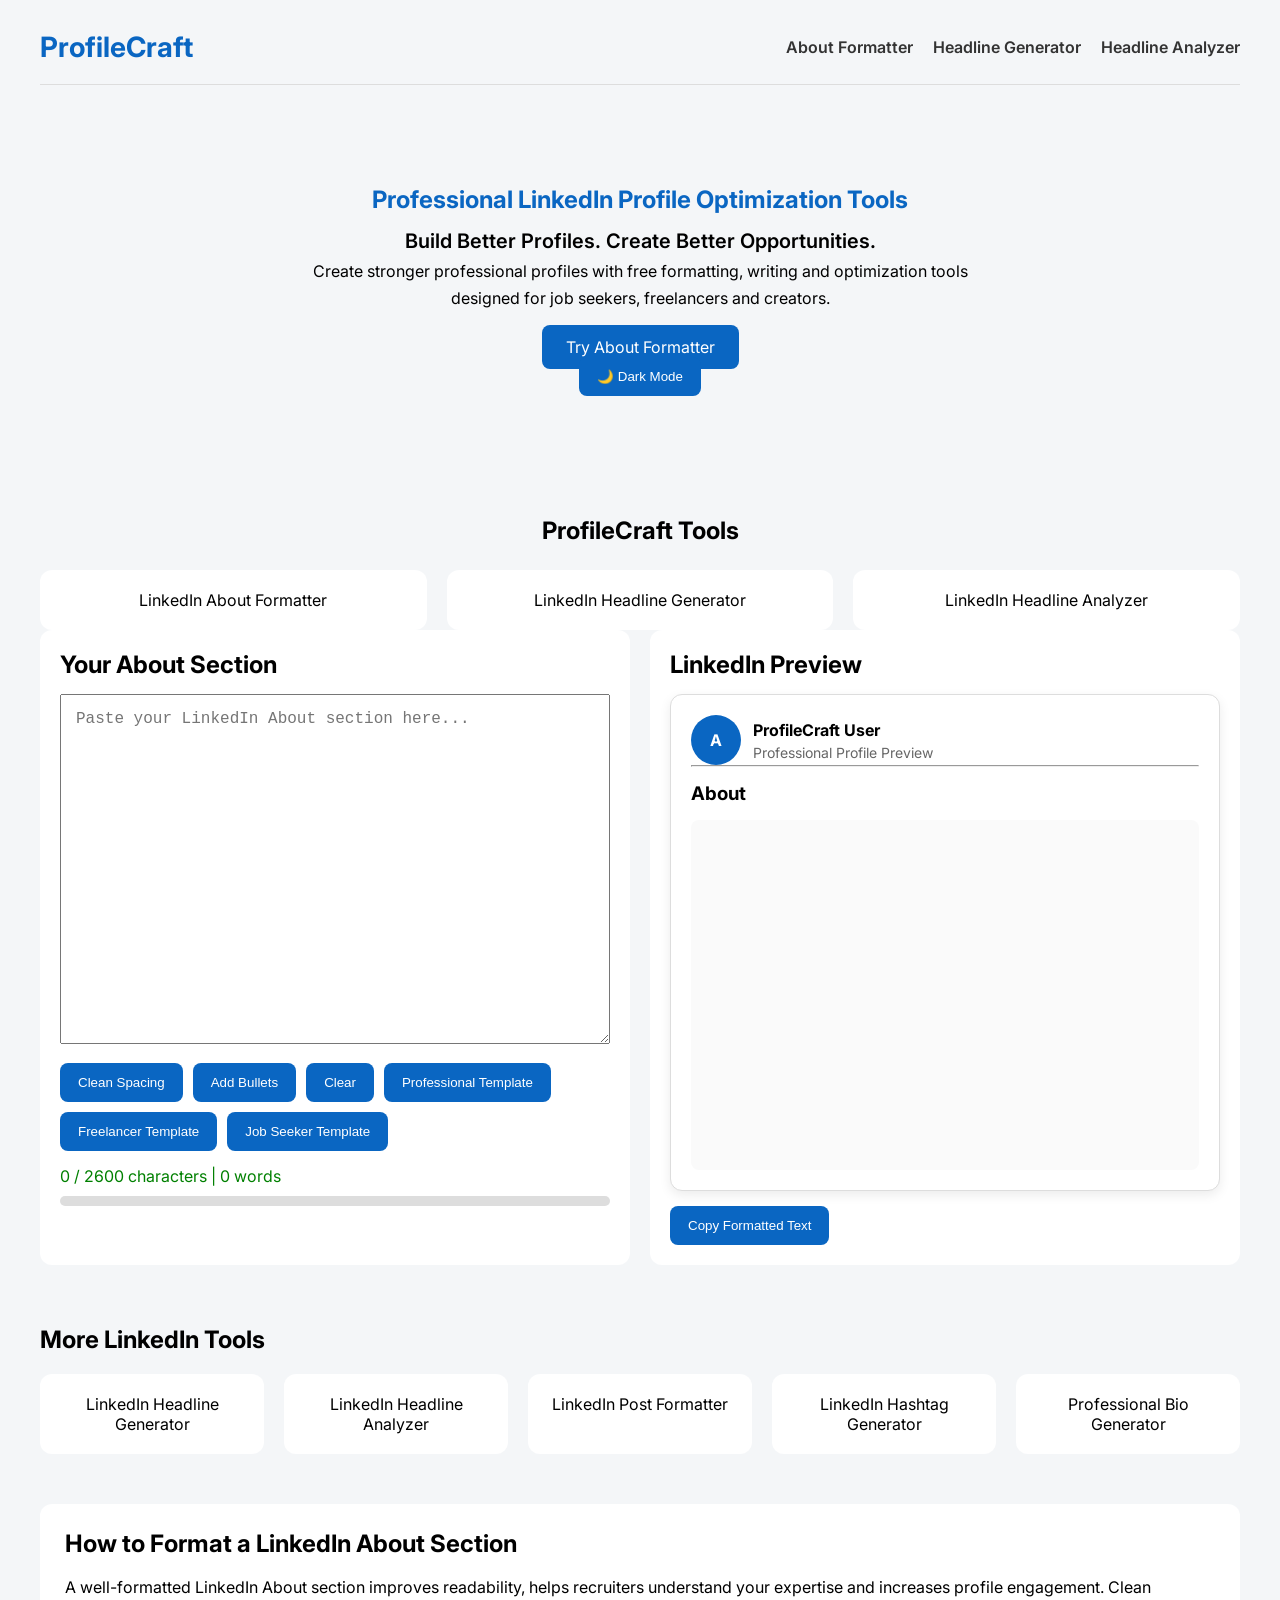
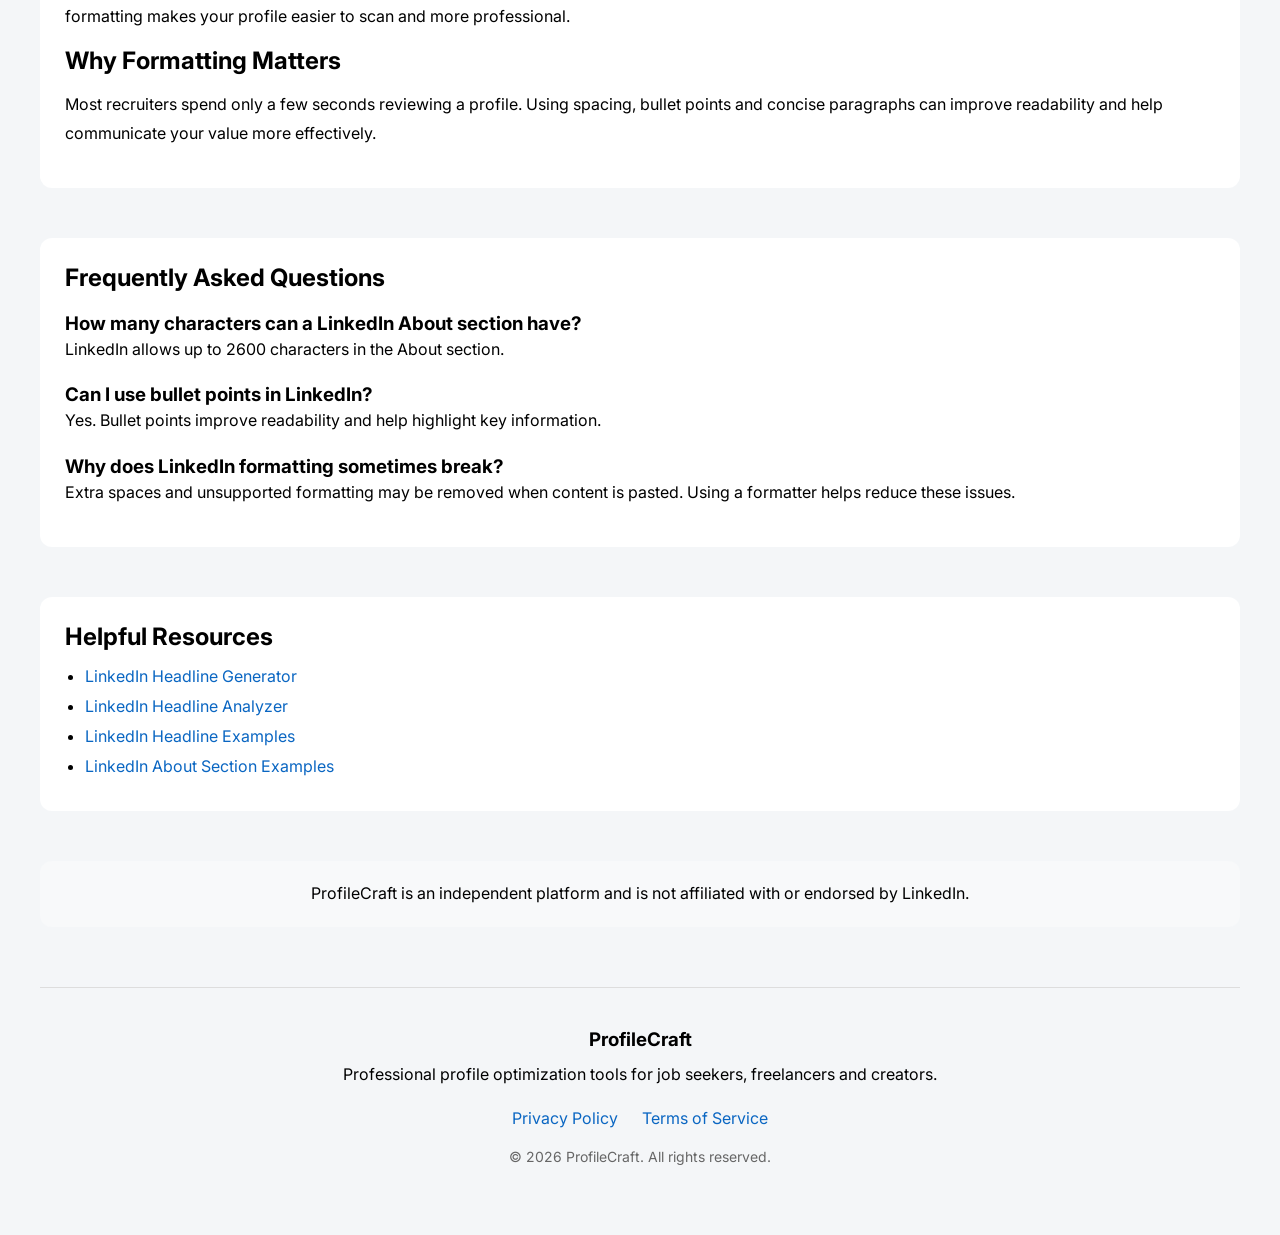
<file: index.html>
<!DOCTYPE html>
<html lang="en">

<head>

<meta charset="UTF-8">
<meta name="viewport" content="width=device-width, initial-scale=1.0">

<title>
ProfileCraft | Free LinkedIn About Section Formatter
</title>

<meta
name="description"
content="Format your LinkedIn About section with clean spacing, bullet points, templates and live preview. Free LinkedIn profile optimization tool."
>

<meta
name="keywords"
content="linkedin about formatter, linkedin summary formatter, linkedin profile optimization, linkedin about section tool"
>

<meta name="robots" content="index,follow">

<link
rel="canonical"
href="https://linkedin-tools-suite.avikyou4.workers.dev/"
>

<link
rel="icon"
href="favicon.svg"
>

<link
rel="preconnect"
href="https://fonts.googleapis.com"
>

<link
rel="preconnect"
href="https://fonts.gstatic.com"
crossorigin
>

<link
href="https://fonts.googleapis.com/css2?family=Inter:wght@400;500;600;700&display=swap"
rel="stylesheet"
>

<link rel="stylesheet" href="style.css">

<meta property="og:type" content="website">

<meta
property="og:title"
content="ProfileCraft | LinkedIn About Formatter"
>

<meta
property="og:description"
content="Format and optimize your LinkedIn About section with live preview."
>

<meta
property="og:image"
content="https://linkedin-tools-suite.avikyou4.workers.dev/og-image.png"
>

<meta
property="og:url"
content="https://linkedin-tools-suite.avikyou4.workers.dev/"
>

</head>

<body>

<div class="container">

<header class="site-header">

<a href="index.html" class="logo">
ProfileCraft
</a>

<nav>

<a href="index.html">
About Formatter
</a>

<a href="headline-generator.html">
Headline Generator
</a>

<a href="headline-analyzer.html">
Headline Analyzer
</a>

</nav>

</header>

<section class="hero">

<h1>
Professional LinkedIn Profile Optimization Tools
</h1>

<p class="tagline">
Build Better Profiles. Create Better Opportunities.
</p>

<p>
Create stronger professional profiles with free formatting,
writing and optimization tools designed for job seekers,
freelancers and creators.
</p>

<div class="hero-buttons">

<a href="#aboutFormatter">
Try About Formatter
</a>

</div>

<button id="themeToggle">
🌙 Dark Mode
</button>

</section>

<section class="tool-hub">

<h2>
ProfileCraft Tools
</h2>

<div class="tool-grid">

<a
href="index.html"
class="tool-card"
>
LinkedIn About Formatter
</a>

<a
href="headline-generator.html"
class="tool-card"
>
LinkedIn Headline Generator
</a>

<a
href="headline-analyzer.html"
class="tool-card"
>
LinkedIn Headline Analyzer
</a>

</div>

</section>

<section
class="tool-section"
id="aboutFormatter"
>

<div class="input-box">

<h2>
Your About Section
</h2>

<textarea
id="inputText"
placeholder="Paste your LinkedIn About section here..."
></textarea>

<div class="buttons">

<button id="cleanBtn">
Clean Spacing
</button>

<button id="bulletBtn">
Add Bullets
</button>

<button id="clearBtn">
Clear
</button>

<button id="professionalTemplate">
Professional Template
</button>

<button id="freelancerTemplate">
Freelancer Template
</button>

<button id="jobSeekerTemplate">
Job Seeker Template
</button>

</div>

<div id="characterCount"></div>

<div class="progress-bar">
<div id="progressFill"></div>
</div>

</div>

<div class="preview-box">

<h2>
LinkedIn Preview
</h2>

<div class="linkedin-card">

<div class="linkedin-header">

<div class="avatar">
A
</div>

<div>

<strong>
ProfileCraft User
</strong>

<p>
Professional Profile Preview
</p>

</div>

</div>

<hr>

<h3>
About
</h3>

<div id="previewContent">
Your formatted content will appear here.
</div>

</div>

<button id="copyBtn">
Copy Formatted Text
</button>

</div>

</section>

<section class="future-tools">

<h2>
More LinkedIn Tools
</h2>

<div class="tool-grid">

<a
href="headline-generator.html"
class="tool-card"
>
LinkedIn Headline Generator
</a>

<a
href="headline-analyzer.html"
class="tool-card"
>
LinkedIn Headline Analyzer
</a>

<div class="tool-card">
LinkedIn Post Formatter
</div>

<div class="tool-card">
LinkedIn Hashtag Generator
</div>

<div class="tool-card">
Professional Bio Generator
</div>

</div>

</section>

<section class="seo-content">

<h2>
How to Format a LinkedIn About Section
</h2>

<p>
A well-formatted LinkedIn About section improves readability,
helps recruiters understand your expertise and increases profile engagement.
Clean formatting makes your profile easier to scan and more professional.
</p>

<h2>
Why Formatting Matters
</h2>

<p>
Most recruiters spend only a few seconds reviewing a profile.
Using spacing, bullet points and concise paragraphs can improve readability
and help communicate your value more effectively.
</p>

</section>

<section class="faq-section">

<h2>
Frequently Asked Questions
</h2>

<h3>
How many characters can a LinkedIn About section have?
</h3>

<p>
LinkedIn allows up to 2600 characters in the About section.
</p>

<h3>
Can I use bullet points in LinkedIn?
</h3>

<p>
Yes. Bullet points improve readability and help highlight key information.
</p>

<h3>
Why does LinkedIn formatting sometimes break?
</h3>

<p>
Extra spaces and unsupported formatting may be removed when content is pasted.
Using a formatter helps reduce these issues.
</p>

</section>

<section class="related-links">

<h2>
Helpful Resources
</h2>

<ul>

<li>
<a href="headline-generator.html">
LinkedIn Headline Generator
</a>
</li>

<li>
<a href="headline-analyzer.html">
LinkedIn Headline Analyzer
</a>
</li>

<li>
<a href="linkedin-headline-examples.html">
LinkedIn Headline Examples
</a>
</li>

<li>
<a href="linkedin-about-section-examples.html">
LinkedIn About Section Examples
</a>
</li>

</ul>

</section>

<section class="disclaimer">

<p>
ProfileCraft is an independent platform and is not affiliated
with or endorsed by LinkedIn.
</p>

</section>

<footer>

<div class="footer-brand">

<h3>
ProfileCraft
</h3>

<p>
Professional profile optimization tools for job seekers,
freelancers and creators.
</p>

</div>

<div class="footer-links">

<a href="privacy.html">
Privacy Policy
</a>

<a href="terms.html">
Terms of Service
</a>

</div>

<p class="copyright">
© 2026 ProfileCraft. All rights reserved.
</p>

</footer>

</div>

<script src="script.js"></script>

<script type="application/ld+json">
{
  "@context":"https://schema.org",
  "@type":"Organization",
  "name":"ProfileCraft",
  "url":"https://linkedin-tools-suite.avikyou4.workers.dev/"
}
</script>

<script type="application/ld+json">
{
  "@context":"https://schema.org",
  "@type":"FAQPage",
  "mainEntity":[
    {
      "@type":"Question",
      "name":"How many characters can a LinkedIn About section have?",
      "acceptedAnswer":{
        "@type":"Answer",
        "text":"LinkedIn allows up to 2600 characters in the About section."
      }
    },
    {
      "@type":"Question",
      "name":"Can I use bullet points in LinkedIn?",
      "acceptedAnswer":{
        "@type":"Answer",
        "text":"Yes. Bullet points improve readability and organization."
      }
    }
  ]
}
</script>

</body>
</html>
</file>
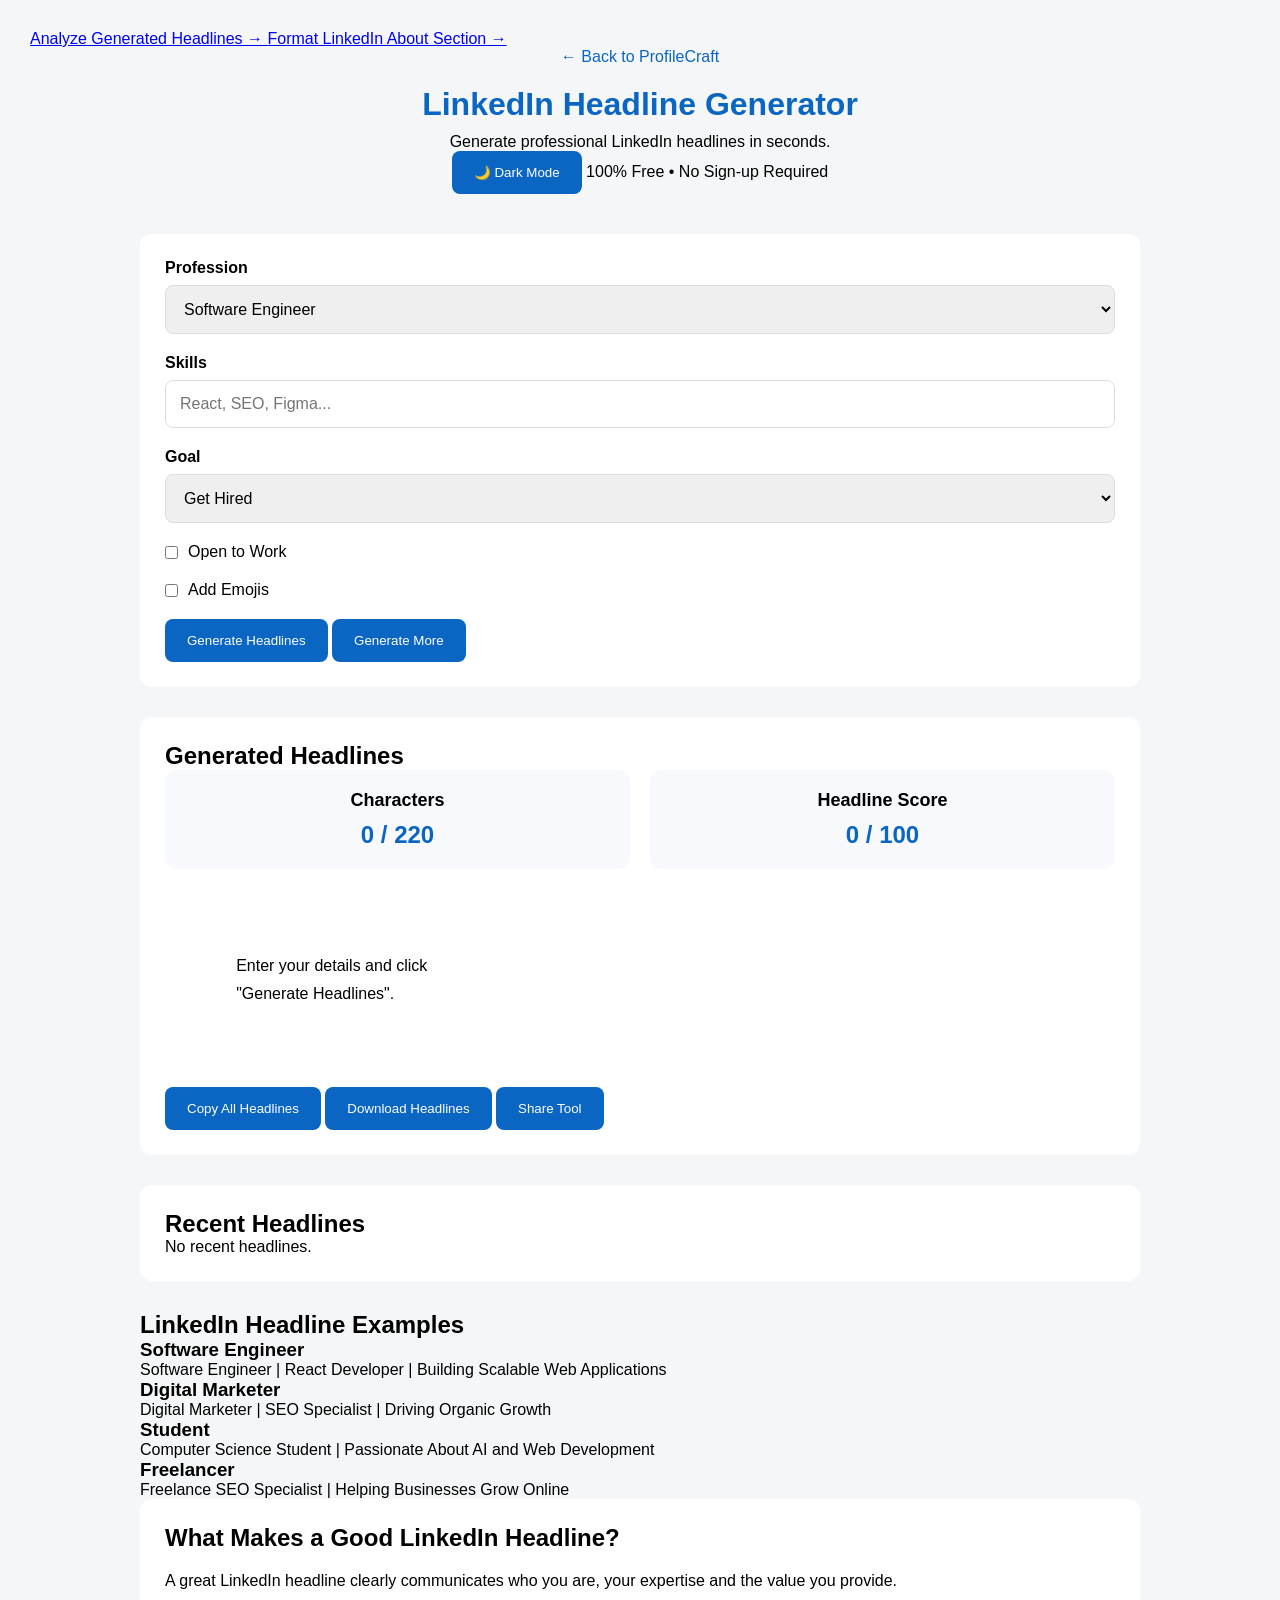
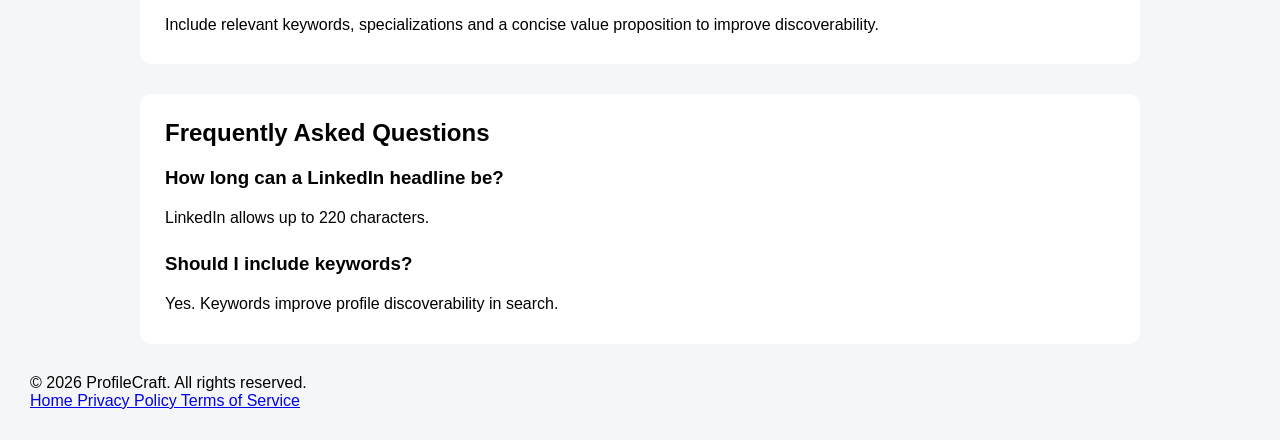
<file: headline-generator.html>
<!DOCTYPE html>
<html lang="en">
<head>
    <meta charset="UTF-8">
    <meta name="viewport" content="width=device-width, initial-scale=1.0">

    <title>LinkedIn Headline Generator | ProfileCraft</title>

    <meta
        name="description"
        content="Generate professional LinkedIn headlines instantly for job seekers, freelancers, students and professionals."
    >

    <link rel="stylesheet" href="headline-generator.css">
    <link rel="icon" href="favicon.svg">

    <meta
        name="robots"
        content="index,follow"
    >

    <meta
        property="og:title"
        content="LinkedIn Headline Generator | ProfileCraft"
    >

    <meta
        property="og:description"
        content="Generate professional LinkedIn headlines instantly."
    >

    <meta
        property="og:type"
        content="website"
    >

    <meta
        property="og:url"
        content="https://profilecut.avikyou4.workers.dev/headline-generator.html"
    >

    <link
        rel="canonical"
        href="https://profilecut.avikyou4.workers.dev/headline-generator.html"
    >

    <div class="tool-navigation">

        <a href="headline-analyzer.html">
            Analyze Generated Headlines →
        </a>

        <a href="index.html">
            Format LinkedIn About Section →
        </a>

    </div>
    
</head>

<body>

    <div class="container">

        <header>

            <a href="index.html" class="back-link">
                ← Back to ProfileCraft
            </a>

            <h1>LinkedIn Headline Generator</h1>

            <p>
                Generate professional LinkedIn headlines in seconds.
            </p>

            <button
                type="button"
                id="themeToggle"
            >     
                🌙 Dark Mode
            </button>

            <span class="free-badge">
                100% Free • No Sign-up Required
            </span>

        </header>

        <section class="generator-card">

            <div class="field">

                <label for="profession">Profession</label>

                <select
                    id="profession"
                    name="profession"
                    aria-label="Profession"
                >

                    <option>Software Engineer</option>
                    <option>Digital Marketer</option>
                    <option>Designer</option>
                    <option>Student</option>
                    <option>Fresher</option>
                    <option>Freelancer</option>
                    <option>Business Owner</option>
                    <option>Content Creator</option>
                    <option>HR Professional</option>
                    <option>Sales Professional</option>

                </select>

            </div>

            <div class="field">

            <label for="skills">
                Skills
            </label>

            <input
                type="text"
                id="skills"
                placeholder="React, SEO, Figma...">

            </div>

            <div class="field">

                <label for="goal">Goal</label>

                <select
                    id="goal"
                    name="goal"
                    aria-label="Goal"
                >

                    <option>Get Hired</option>
                    <option>Find Clients</option>
                    <option>Build Personal Brand</option>
                    <option>Networking</option>

                </select>

            </div>

            <div class="checkbox-group">

                <label>
                    <input
                        type="checkbox"
                        id="openToWork"
                        name="openToWork"
                    >
                    Open to Work
                </label>

            </div>

            <div class="checkbox-group">

                <label>
                    <input
                        type="checkbox"
                        id="emojiMode"
                        name="emojiMode"
                    >
                    Add Emojis
                </label>

            </div>

            <button
                type="button"
                id="generateBtn"
            >
                Generate Headlines
            </button>

            <button
                type="button"
                id="moreBtn"
            >    
                Generate More
            </button>

        </section>

        <section class="results-card">

            <h2>Generated Headlines</h2>

            <div id="headlineStats">

                <div class="stat-box">
                    <h3>Characters</h3>
                    <p id="characterCount">
                    0 / 220
                    </p>
                </div>

                <div class="stat-box">
                    <h3>Headline Score</h3>
                    <p id="headlineScore">
                    0 / 100
                    </p>
                </div>

            </div>

            <div id="results">

                Enter your details and click
                "Generate Headlines".

            </div>

            <button
                type="button"
                id="copyBtn"
            >     
                Copy All Headlines
            </button>

            <button
                type="button"
                id="downloadBtn"
            >     
                Download Headlines
            </button>

            <button
                type="button"
                id="shareBtn"
            >     
                Share Tool
            </button>

        </section>

        <section class="history-card">

            <h2>Recent Headlines</h2>

            <div id="historyList">
                No recent headlines.
            </div>

        </section>

        <section class="examples">

            <h2>
            LinkedIn Headline Examples
            </h2>

            <h3>
            Software Engineer
            </h3>

            <p>
            Software Engineer |
            React Developer |
            Building Scalable Web Applications
            </p>

            <h3>
            Digital Marketer
            </h3>

            <p>
            Digital Marketer |
            SEO Specialist |
            Driving Organic Growth
            </p>

            <h3>
            Student
            </h3>

            <p>
            Computer Science Student |
            Passionate About AI and Web Development
            </p>

            <h3>
            Freelancer
            </h3>

            <p>
            Freelance SEO Specialist |
            Helping Businesses Grow Online
            </p>

        </section>

        <section class="seo-content">

            <h2>What Makes a Good LinkedIn Headline?</h2>

            <p>
            A great LinkedIn headline clearly communicates who you are,
            your expertise and the value you provide.
            </p>

            <p>
            Include relevant keywords, specializations and a concise
            value proposition to improve discoverability.
            </p>

        </section>

        <section class="faq">

            <h2>Frequently Asked Questions</h2>

            <h3>How long can a LinkedIn headline be?</h3>

            <p>LinkedIn allows up to 220 characters.</p>

            <h3>Should I include keywords?</h3>

            <p>
                Yes. Keywords improve profile discoverability in search.
            </p>

        </section>

    </div>

    <script src="headline-generator.js"></script>

    <script type="application/ld+json">
    {
    "@context":"https://schema.org",
    "@type":"FAQPage",
    "mainEntity":[
    {
    "@type":"Question",
    "name":"How long can a LinkedIn headline be?",
    "acceptedAnswer":{
    "@type":"Answer",
    "text":"LinkedIn headlines can contain up to 220 characters."
    }
    },
    {
    "@type":"Question",
    "name":"Should I include keywords?",
    "acceptedAnswer":{
    "@type":"Answer",
    "text":"Yes. Keywords improve profile discoverability and help recruiters find you."
    }
    }
    ]
    }
    </script>

    <footer>

        <p>
            © 2026 ProfileCraft.
            All rights reserved.
        </p>

        <div class="footer-links">

            <a href="index.html">
                 Home
            </a>

            <a href="privacy.html">
                Privacy Policy
            </a>

            <a href="terms.html">
                Terms of Service
            </a>

        </div>

    </footer>

    <script type="application/ld+json">
        {
        "@context":"https://schema.org",
        "@type":"FAQPage",
        ...
        }
    </script>

</body>
</html>
</file>
<file: style.css>
* {
    margin: 0;
    padding: 0;
    box-sizing: border-box;
}

body {
  font-family: 'Inter', sans-serif;
  background: #f4f6f8;
  padding: 30px;
}

.container {
  max-width: 1200px;
  margin: auto;
}

header {
  text-align: center;
  margin-bottom: 40px;
}

h1 {
  color: #0A66C2;
  margin-bottom: 10px;
}

.tool-section {
  display: grid;
  grid-template-columns: 1fr 1fr;
  gap: 20px;
}

.input-box,
.preview-box {
  background: white;
  padding: 20px;
  border-radius: 12px;
}

textarea {
  width: 100%;
  height: 350px;
  margin-top: 15px;
  padding: 15px;
  resize: vertical;
  font-size: 16px;
}

.buttons {
  margin-top: 15px;
  display: flex;
  gap: 10px;
  flex-wrap: wrap;
}

button {
  background: #0A66C2;
  color: white;
  border: none;
  padding: 12px 18px;
  border-radius: 8px;
  cursor: pointer;
  transition: transform 0.2s ease, opacity 0.2s ease;
}

button:hover {
  transform: translateY(-2px);
  opacity: 0.9;
}

#characterCount {
  margin-top: 15px;
  color: #555;
}

#previewContent {
  min-height: 350px;
  margin-top: 15px;
  padding: 15px;
  background: #fafafa;
  border-radius: 8px;
  white-space: pre-wrap;
  line-height: 1.6;
}

#copyBtn {
  margin-top: 15px;
}

@media (max-width: 768px) {

  .tool-section {
    grid-template-columns: 1fr;
  }

}
.linkedin-card {
  margin-top: 15px;
  background: white;
  border: 1px solid #ddd;
  border-radius: 12px;
  padding: 20px;
  
  box-shadow:
    0 4px 12px rgba(0,0,0,0.08);
}

.linkedin-header {
  display: flex;
  align-items: center;
  gap: 12px;
}

.avatar {
  width: 50px;
  height: 50px;
  border-radius: 50%;
  background: #0A66C2;
  display: flex;
  align-items: center;
  justify-content: center;
  color: white;
  font-weight: 700;
}

.linkedin-header p {
  margin-top: 4px;
  color: #666;
  font-size: 14px;
}

.linkedin-card h3 {
  margin-top: 15px;
  margin-bottom: 10px;
}

.seo-content,
.faq-section {
  margin-top: 50px;
  background: white;
  padding: 25px;
  border-radius: 12px;
}

.seo-content h2,
.faq-section h2 {
  margin-bottom: 15px;
}

.seo-content p,
.faq-section p {
  line-height: 1.8;
  margin-bottom: 15px;
}

.faq-section h3 {
  margin-top: 20px;
}

.hero {
  text-align: center;
  padding: 60px 20px;
}

.hero h2 {
  font-size: 42px;
  margin-bottom: 15px;
}

.hero p {
  max-width: 700px;
  margin: auto;
  line-height: 1.7;
}

.hero-buttons {
  margin-top: 25px;
}

.hero-buttons a {
  background: #0A66C2;
  color: white;
  padding: 12px 24px;
  border-radius: 8px;
  text-decoration: none;
}

.future-tools {
  margin-top: 60px;
}

.tool-grid {
  display: grid;
  grid-template-columns: repeat(auto-fit, minmax(220px, 1fr));
  gap: 20px;
  margin-top: 20px;
}

.tool-card {
    display: block;
    background: white;
    padding: 20px;
    border-radius: 12px;
    text-align: center;
    text-decoration: none;
    color: inherit;
    transition: transform 0.25s ease;
    cursor: pointer;
}

.tool-card:hover {
  transform: translateY(-4px);
}

.progress-bar {
  width: 100%;
  height: 10px;
  background: #ddd;
  border-radius: 50px;
  margin-top: 10px;
  overflow: hidden;
}

#progressFill {
  height: 100%;
  width: 0%;
  background: #0A66C2;
  transition: width 0.3s ease;
}

.dark-mode {
  background: #121212;
  color: white;
}

.dark-mode .input-box,
.dark-mode .preview-box,
.dark-mode .seo-content,
.dark-mode .faq-section,
.dark-mode .tool-card,
.dark-mode .linkedin-card,
.dark-mode .disclaimer {
  background: #1e1e1e;
  color: white;
}

.dark-mode textarea {
  background: #2a2a2a;
  color: white;
  border: 1px solid #444;
}

.dark-mode #previewContent {
  background: #2a2a2a;
}

.dark-mode footer {
  border-top: 1px solid #333;
}

.dark-mode .footer-links a {
  color: #66aaff;
}

footer {
  margin-top: 60px;
  padding: 40px 20px;
  text-align: center;
  border-top: 1px solid #ddd;
}

.footer-brand h3 {
  margin-bottom: 10px;
}

.footer-brand p {
  max-width: 600px;
  margin: auto;
  line-height: 1.7;
}

.footer-links {
  margin-top: 20px;
}

.footer-links a {
  margin: 0 10px;
  text-decoration: none;
  color: #0A66C2;
}

.copyright {
  margin-top: 20px;
  color: #666;
  font-size: 14px;
}

.disclaimer {
  margin-top: 50px;
  padding: 20px;
  background: #f8f9fa;
  border-radius: 12px;
  text-align: center;
  line-height: 1.6;
}

.tagline {
  font-size: 20px;
  font-weight: 600;
  margin-bottom: 15px;
}



.dark-mode .container {
  color: white;
}

.dark-mode .tool-card {
  border: 1px solid #333;
}

.dark-mode .progress-bar {
  background: #333;
}

.dark-mode .linkedin-header p {
  color: #bbb;
}

.dark-mode .copyright {
  color: #bbb;
}

.site-header {
  display: flex;
  justify-content: space-between;
  align-items: center;
  margin-bottom: 40px;
  padding-bottom: 20px;
  border-bottom: 1px solid #ddd;
}

.logo {
  font-size: 28px;
  font-weight: 700;
  color: #0A66C2;
  text-decoration: none;
}

.site-header nav {
  display: flex;
  gap: 20px;
}

.site-header nav a {
  text-decoration: none;
  color: #333;
  font-weight: 600;
}

.site-header nav a:hover {
  color: #0A66C2;
}

.tool-navigation {
  margin-top: 40px;
  display: flex;
  gap: 15px;
  flex-wrap: wrap;
}

.tool-navigation a {
  text-decoration: none;
  color: #0A66C2;
  font-weight: 600;
}

.related-links {
  margin-top: 50px;
  background: white;
  padding: 25px;
  border-radius: 12px;
}

.related-links h2 {
  margin-bottom: 15px;
}

.related-links ul {
  padding-left: 20px;
}

.related-links li {
  margin-bottom: 10px;
}

.related-links a {
  color: #0A66C2;
  text-decoration: none;
}

.dark-mode .related-links,
.dark-mode .tool-hub {
  background: #1e1e1e;
  color: white;
}

.dark-mode .site-header {
  border-color: #333;
}

.dark-mode .site-header nav a {
  color: white;
}

.dark-mode .tool-navigation a,
.dark-mode .related-links a {
  color: #66aaff;
}

@media (max-width: 768px) {

  .site-header {
    flex-direction: column;
    gap: 15px;
  }

  .site-header nav {
    flex-wrap: wrap;
    justify-content: center;
  }

}

.tool-hub {
  margin-top: 60px;
}

.tool-hub h2 {
  text-align: center;
  margin-bottom: 25px;
}
</file>
<file: headline-generator.css>
* {
  margin: 0;
  padding: 0;
  box-sizing: border-box;
}

body {
  font-family: Inter, sans-serif;
  background: #f4f6f8;
  padding: 30px;
}

.container {
  max-width: 1000px;
  margin: auto;
}

header {
  text-align: center;
  margin-bottom: 40px;
}

.back-link {
  display: inline-block;
  margin-bottom: 20px;
  text-decoration: none;
  color: #0A66C2;
}

h1 {
  color: #0A66C2;
  margin-bottom: 10px;
}

.generator-card,
.results-card,
.seo-content,
.faq {
  background: white;
  padding: 25px;
  border-radius: 12px;
  margin-bottom: 30px;
}

.field {
  margin-bottom: 20px;
}

label {
  display: block;
  margin-bottom: 8px;
  font-weight: 600;
}

select,
input {
  width: 100%;
  padding: 14px;
  border: 1px solid #ddd;
  border-radius: 8px;
  font-size: 16px;
}

button {
  background: #0A66C2;
  color: white;
  border: none;
  padding: 14px 22px;
  border-radius: 8px;
  cursor: pointer;
}

button:hover {
  opacity: 0.9;
}

#results {
  margin-top: 20px;
  line-height: 1.8;
  white-space: pre-wrap;
}

#copyBtn {
  margin-top: 20px;
}

.seo-content p,
.faq p {
  margin-top: 15px;
  line-height: 1.8;
}

.faq h3 {
  margin-top: 20px;
}

@media (max-width: 768px) {
  body {
    padding: 15px;
  }
}
#headlineStats {
  display: grid;
  grid-template-columns: 1fr 1fr;
  gap: 20px;
  margin-bottom: 25px;
}

.stat-box {
  background: #f7f9fc;
  padding: 20px;
  border-radius: 12px;
  text-align: center;
}

.stat-box h3 {
  margin-bottom: 10px;
  font-size: 18px;
}

.stat-box p {
  font-size: 24px;
  font-weight: 700;
  color: #0A66C2;
}

@media (max-width: 768px) {
  #headlineStats {
    grid-template-columns: 1fr;
  }
}

.headline-item {
  background: #f7f9fc;
  padding: 18px;
  border-radius: 12px;
  margin-bottom: 15px;

  display: flex;
  justify-content: space-between;
  align-items: center;
  gap: 20px;
}

.headline-item p {
  flex: 1;
  line-height: 1.6;
}

.copyHeadline {
  white-space: nowrap;
}

@media (max-width: 768px) {

  .headline-item {
    flex-direction: column;
    align-items: stretch;
  }

}

.checkbox-group {
  margin-bottom: 20px;
}

.checkbox-group label {
  display: flex;
  align-items: center;
  gap: 10px;
  font-weight: 500;
}

.checkbox-group input {
  width: auto;
}

.headline-buttons {
  display: flex;
  gap: 10px;
}

.dark-mode {
  background: #121212;
  color: white;
}

.dark-mode .generator-card,
.dark-mode .results-card,
.dark-mode .seo-content,
.dark-mode .faq,
.dark-mode .headline-item,
.dark-mode .stat-box {
  background: #1e1e1e;
  color: white;
}

.dark-mode input,
.dark-mode select {
  background: #2a2a2a;
  color: white;
  border: 1px solid #444;
}

.history-card {
  background: white;
  padding: 25px;
  border-radius: 12px;
  margin-bottom: 30px;
}

.history-item {
  background: #f7f9fc;
  padding: 15px;
  border-radius: 8px;
  margin-bottom: 10px;
}

.dark-mode .history-item {
  background: #2a2a2a;
}
</file>
